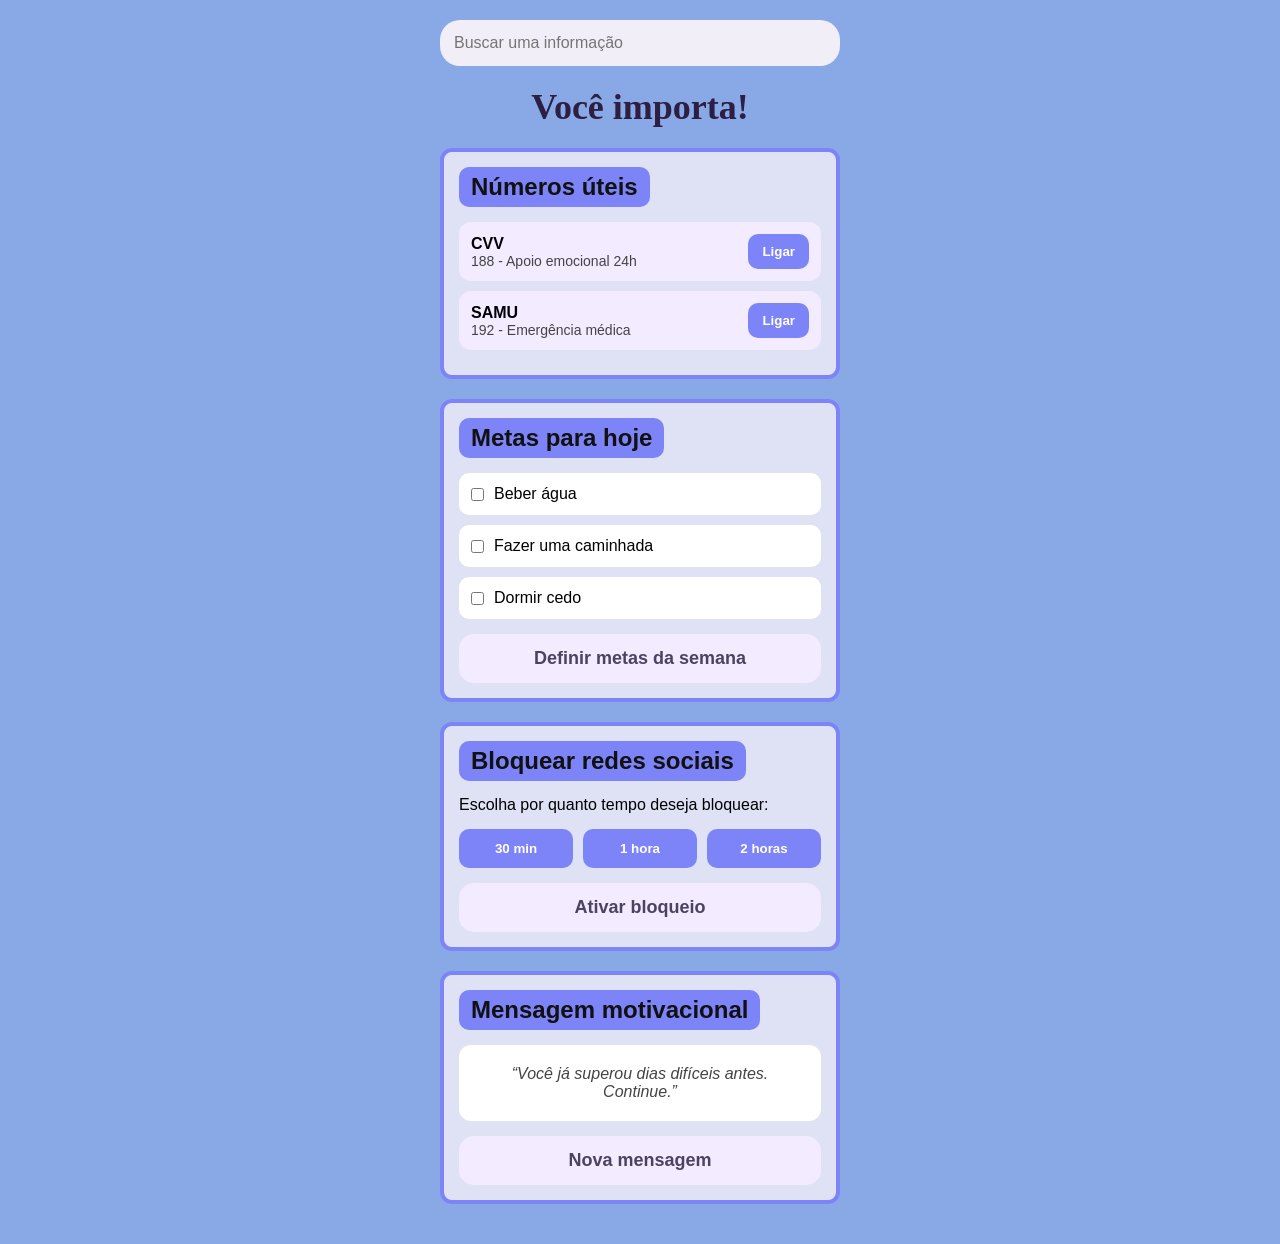
<file: antoniogabrieltrab.html>
<!DOCTYPE html>
<html lang="pt-BR">
<head>
  <meta charset="UTF-8" />
  <meta name="viewport" content="width=device-width, initial-scale=1.0"/>
  <title>Você Importa</title>
  <link rel="stylesheet" href="csstrabalho.css">
</head>
<body>

  <div class="app">

    <!-- TOPO -->
    <header class="topo">
      <input type="text" placeholder="Buscar uma informação">
    </header>

    <!-- TÍTULO -->
    <section class="titulo">
      <h1>Você importa!</h1>
    </section>

    <!-- NÚMEROS ÚTEIS -->
    <section class="card">
      <h2>Números úteis</h2>

      <div class="numero-item">
        <div>
          <strong>CVV</strong>
          <p>188 - Apoio emocional 24h</p>
        </div>
        <button>Ligar</button>
      </div>

      <div class="numero-item">
        <div>
          <strong>SAMU</strong>
          <p>192 - Emergência médica</p>
        </div>
        <button>Ligar</button>
      </div>
    </section>

    <!-- METAS -->
    <section class="card">
      <h2>Metas para hoje</h2>

      <ul class="metas">
        <li>
          <input type="checkbox">
          Beber água
        </li>

        <li>
          <input type="checkbox">
          Fazer uma caminhada
        </li>

        <li>
          <input type="checkbox">
          Dormir cedo
        </li>
      </ul>

      <button class="botao-principal">
        Definir metas da semana
      </button>
    </section>

    <!-- BLOQUEIO DE REDES -->
    <section class="card">
      <h2>Bloquear redes sociais</h2>

      <p>Escolha por quanto tempo deseja bloquear:</p>

      <div class="tempo-bloqueio">
        <button>30 min</button>
        <button>1 hora</button>
        <button>2 horas</button>
      </div>

      <button class="botao-principal">
        Ativar bloqueio
      </button>
    </section>

    <!-- MENSAGEM MOTIVACIONAL -->
    <section class="card">
      <h2>Mensagem motivacional</h2>

      <div class="mensagem">
        “Você já superou dias difíceis antes. Continue.”
      </div>

      <button class="botao-principal">
        Nova mensagem
      </button>
    </section>

  </div>

</body>
</html>
</file>
<file: csstrabalho.css>
* {
  margin: 0;
  padding: 0;
  box-sizing: border-box;
  font-family: Arial, sans-serif;
}

body {
  background: #89a9e6;
  display: flex;
  justify-content: center;
  padding: 20px;
}

.app {
  width: 100%;
  max-width: 400px;
}

/* TOPO */

.topo {
  margin-bottom: 20px;
}

.topo input {
  width: 100%;
  padding: 14px;
  border: none;
  border-radius: 20px;
  background: #f1eef7;
  font-size: 16px;
  outline: none;
}

/* TÍTULO */

.titulo {
  text-align: center;
  margin-bottom: 20px;
}

.titulo h1 {
  font-size: 36px;
  color: #2d1f44;
  font-family: cursive;
}

/* CARDS */

.card {
  background: #dfe2f4;
  border: 4px solid #7d84f7;
  border-radius: 12px;
  padding: 15px;
  margin-bottom: 20px;
}

.card h2 {
  background: #7d84f7;
  color: #111;
  padding: 6px 12px;
  border-radius: 10px;
  display: inline-block;
  margin-bottom: 15px;
}

/* NÚMEROS */

.numero-item {
  background: #f3ebff;
  border-radius: 12px;
  padding: 12px;
  margin-bottom: 10px;

  display: flex;
  justify-content: space-between;
  align-items: center;
}

.numero-item p {
  font-size: 14px;
  color: #444;
}

.numero-item button {
  background: #7d84f7;
  border: none;
  color: white;
  padding: 10px 14px;
  border-radius: 10px;
  cursor: pointer;
  font-weight: bold;
}

/* METAS */

.metas {
  list-style: none;
  margin-bottom: 15px;
}

.metas li {
  background: white;
  padding: 12px;
  border-radius: 10px;
  margin-bottom: 10px;
  display: flex;
  gap: 10px;
  align-items: center;
}

/* BOTÕES */

.botao-principal {
  width: 100%;
  padding: 14px;
  border: none;
  border-radius: 15px;
  background: #f3ebff;
  color: #4a4361;
  font-size: 18px;
  font-weight: bold;
  cursor: pointer;
  transition: 0.3s;
}

.botao-principal:hover {
  background: #d9cafc;
}

/* BLOQUEIO */

.tempo-bloqueio {
  display: flex;
  gap: 10px;
  margin: 15px 0;
}

.tempo-bloqueio button {
  flex: 1;
  padding: 12px;
  border: none;
  border-radius: 10px;
  background: #7d84f7;
  color: white;
  cursor: pointer;
  font-weight: bold;
}

/* MENSAGEM */

.mensagem {
  background: white;
  padding: 20px;
  border-radius: 12px;
  text-align: center;
  font-style: italic;
  margin-bottom: 15px;
  color: #444;
}
</file>
